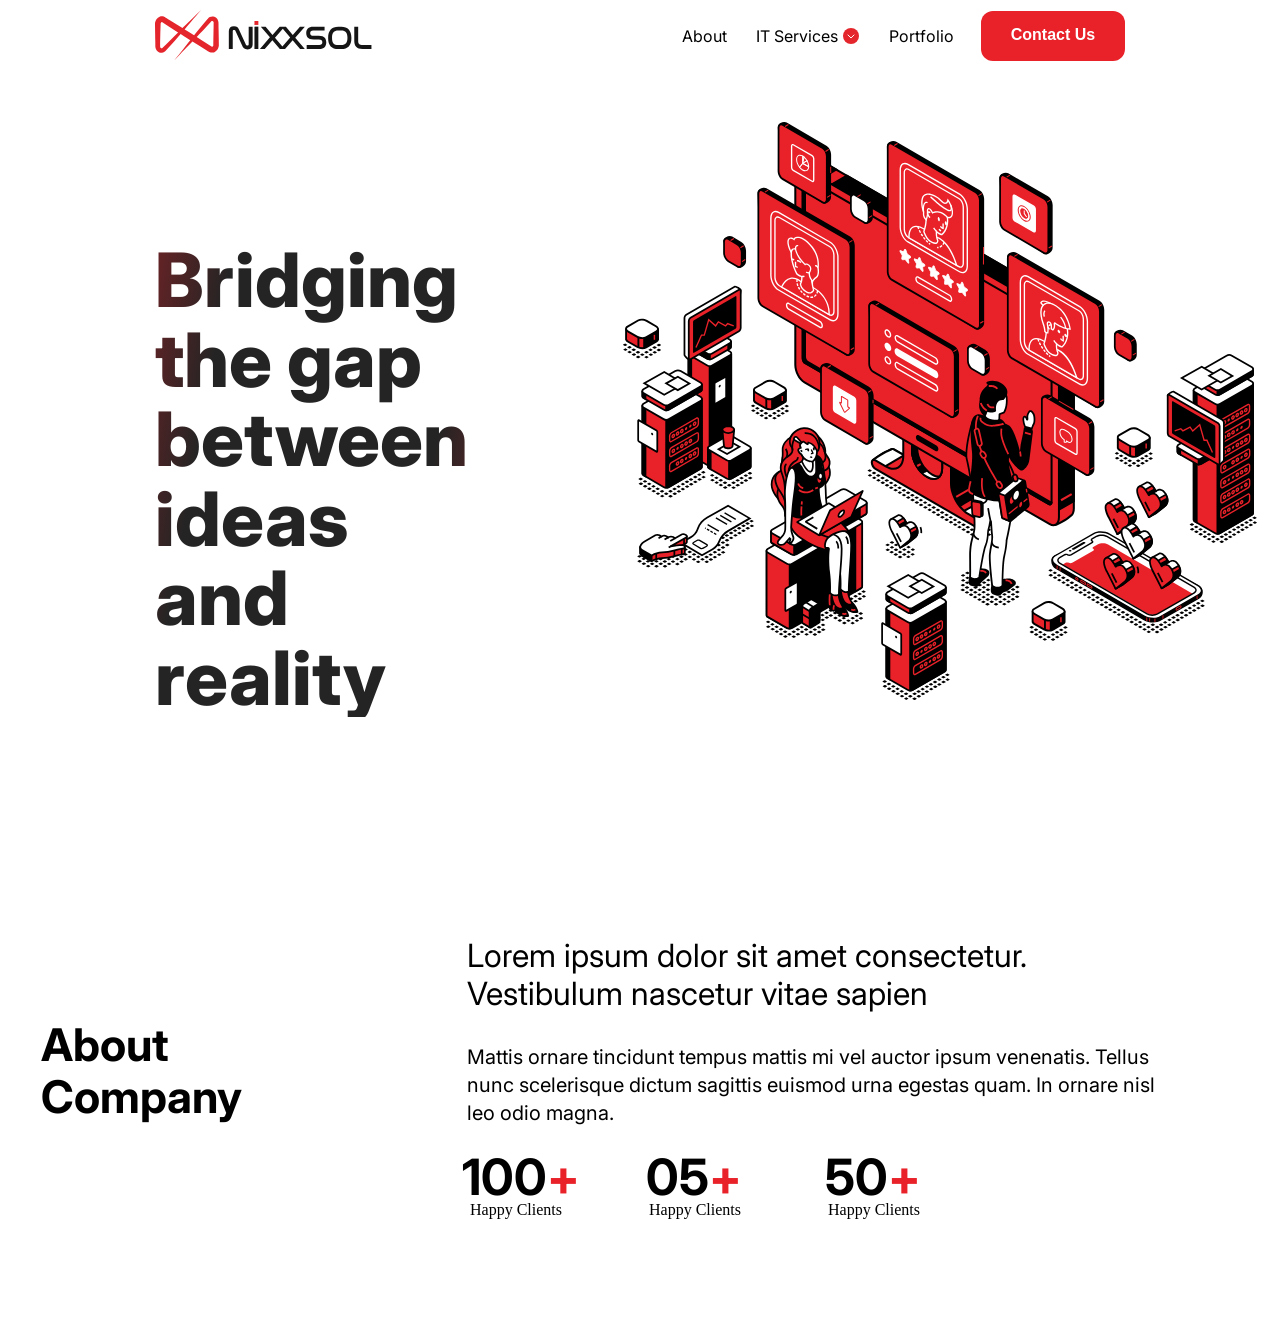
<file: shoxjohon.html>
<!DOCTYPE html>
<html lang="en">

<head>
  <meta charset="UTF-8">
  <meta name="viewport" content="width=device-width, initial-scale=1.0">
  <title>Document</title>
  <link rel="stylesheet" href="shoxjohon.css">
  <link rel="stylesheet" href="./style.css">
</head>

<body>
  <div class=" shoxjohon-continer">
    <header>
      <div class="header-imj">

        <img src="./Shohruh.img/Component 3.svg" alt="">
      </div>

      <div class="header-texs">
        <p>About</p>

        <p class="heder-tatil">IT Services <img class="header-img" src="./Shohruh.img/Frame 48096222.svg" alt=""></p>

        <p>Portfolio</p>
        <button class="header-btn">Contact Us</button>
      </div>

    </header>
    <main>

      <div class="main-box">
        <h1>Bridging the gap between ideas and reality</h1>
      </div>
      <div class="main-img">
        <img src="./Shohruh.img/Frame (5).svg" alt="">
      </div>

    </main>
    <div class="About-Company"></div>
    <section>
        <div class="section-con">
          <h1>About </h1>
          <h1>Company</h1>
        </div>
        <div class="section-box">
          <h4>Lorem ipsum dolor sit amet consectetur. Vestibulum nascetur vitae sapien</h4>
          <p class="section-tex">Mattis ornare tincidunt tempus mattis mi vel auctor ipsum venenatis. Tellus nunc
            scelerisque dictum sagittis euismod urna egestas quam. In ornare nisl leo odio magna.</p>
          <div class="div-con">
            <div class="section-titli">
              <p class="titli-1">100 <span>+</span></p>
              <p class="yozuvi-1">Happy Clients</p>
            </div>
            <div class="section-titli">
              <p class="titli-1">05 <span>+</span></p>
              <p class="yozuvi-1">Happy Clients</p>
            </div>
            <div class="section-titli">
              <p class="titli-1">50 <span>+</span></p>
              <p class="yozuvi-1">Happy Clients</p>
            </div>
          </div>
        </div>
    </section>
    </div>
  </div>
</body>

</html>
</file>
<file: shoxjohon.css>
* {
 padding: 0;
  margin: 0;
  box-sizing: border-box;
}

.shoxjohon-continer{
  width: 100%;
  max-width: vw;
  margin: auto;
  height: auto;
  background-color: white;
}



header {
  
  margin: auto;
  display: flex;
  align-items: center;
  justify-content: space-between;
}


.header-imj {
  padding: 10px 155px;
  display: flex;
  align-items: center;
  justify-content: center;
}

.header-texs {
  margin-right: 155px;
  width: 443px;
  height: 62px;
  display: flex;
  align-items: center;
  justify-content: space-between;
  gap: 19px;
}

.heder-tatil {
  width: 107px;
  height: 27px;
  display: flex;
  justify-content: center;
  align-items: center;
  gap: 5px;


}

.header-img {
  width: 16px;
  height: 16px;




  display: flex;
  align-items: center;
  justify-content: center;


}

.header-btn {
  width: 144px;
  height: 50px;
  border: none;
  border-radius: 12px;
  background: #E92129;
  color: white;
  font-weight: 700;
  font-style: Bold;
  font-size: 16px;
  line-height: 138%;
  letter-spacing: 2%;


}

main {
  display: flex;
  align-items: center;
  justify-content: space-between;
  height: 578px;


}



.main-box {
  margin-top: 100px;
  width: 900px;
  height: 340px;

  h1 {
    font-weight: 800;
    font-size: 75px;
    line-height: 106%;
    letter-spacing: 0%;
    padding: 0 155px;
    background: linear-gradient(100deg,#E92129, #242424,#242424, #E92129);
    -webkit-background-clip: text;
    -webkit-text-fill-color: transparent;
  }


}

.main-img {
  margin-top: 102px;
  margin-right: 155px;
  width: 634px;
  height: 578px;

}

.About-Company{

background-color: white;
}

section {
  margin: auto;
  width: 1199px;
  height: 689px;


  display: flex;
  align-items: center;
  justify-content: space-between;
  background-color: #fff;
}

.section-box {

  display: flex;
  align-items: start;
  justify-content: center;
  flex-direction: column;
  margin: auto;
  width: 697px;
  height: 289px;
  gap: 30px;
  

  h4 {
    margin-top: 170px;
    width: 650px;
    height: 76px;
    font-weight: 400;
    font-size: 32px;
    line-height: 119%;
    letter-spacing: 0%;



  }

}

.section-con {
  margin-top: 155px;
  display: flex;
  align-items: start;
  justify-content: center;
  width: 350px;
  height: 190px;
  font-weight: 300px;
  font-size: 30px;
  line-height: 106%;
  letter-spacing: 0%;
  flex-direction: column;
  gap: 20px;



}

.section-tex {
  display: flex;
  align-items: start;
  justify-content: center;
  width: 697px;
  height: 84px;
  font-weight: 400;
  font-size: 20px;
  line-height: 140%;
  letter-spacing: 0%;


}

.section-titli {

  width: 697px;
  height: 63px;
  display: flex;
  align-items: start;
  justify-content: center



}

.section-titli{
  width: 179px;
height: 63px;
  flex-direction: column;

}

.titli-1{
  display: flex;
  align-items: start;
  justify-content: center;
  
  width: 108px;
height: 43px;
font-weight: 700;
font-style: Bold;
font-size: 50px;
line-height: 85%;
letter-spacing: 0%;




}
span{
  width: 108px;
height: 43px;
font-weight: 700;
font-style: Bold;
font-size: 50px;
line-height: 85%;
letter-spacing: 0%;
color: #E92129;

}

.yozuvi-1{
  display: flex;
  align-items: start;
  justify-content: center;

  width: 99px;
height: 22px;
font-family: Proxima Nova;
font-weight: 400;
font-style: Regular;
font-size: 16px;
line-height: 140%;
letter-spacing: 0%;
color: #000;
}
.div-con{
  display: flex;
}
</file>
<file: style.css>
@import url(https://fonts.googleapis.com/css?family=Inter:100,200,300,regular,500,600,700,800,900,100italic,200italic,300italic,italic,500italic,600italic,700italic,800italic,900italic);
*{
  margin: 0;
  padding: 0;
  box-sizing: border-box;
}
h1, p, h5, h2, h3, h4, a{
  font-family: 'Inter';
}
</file>
